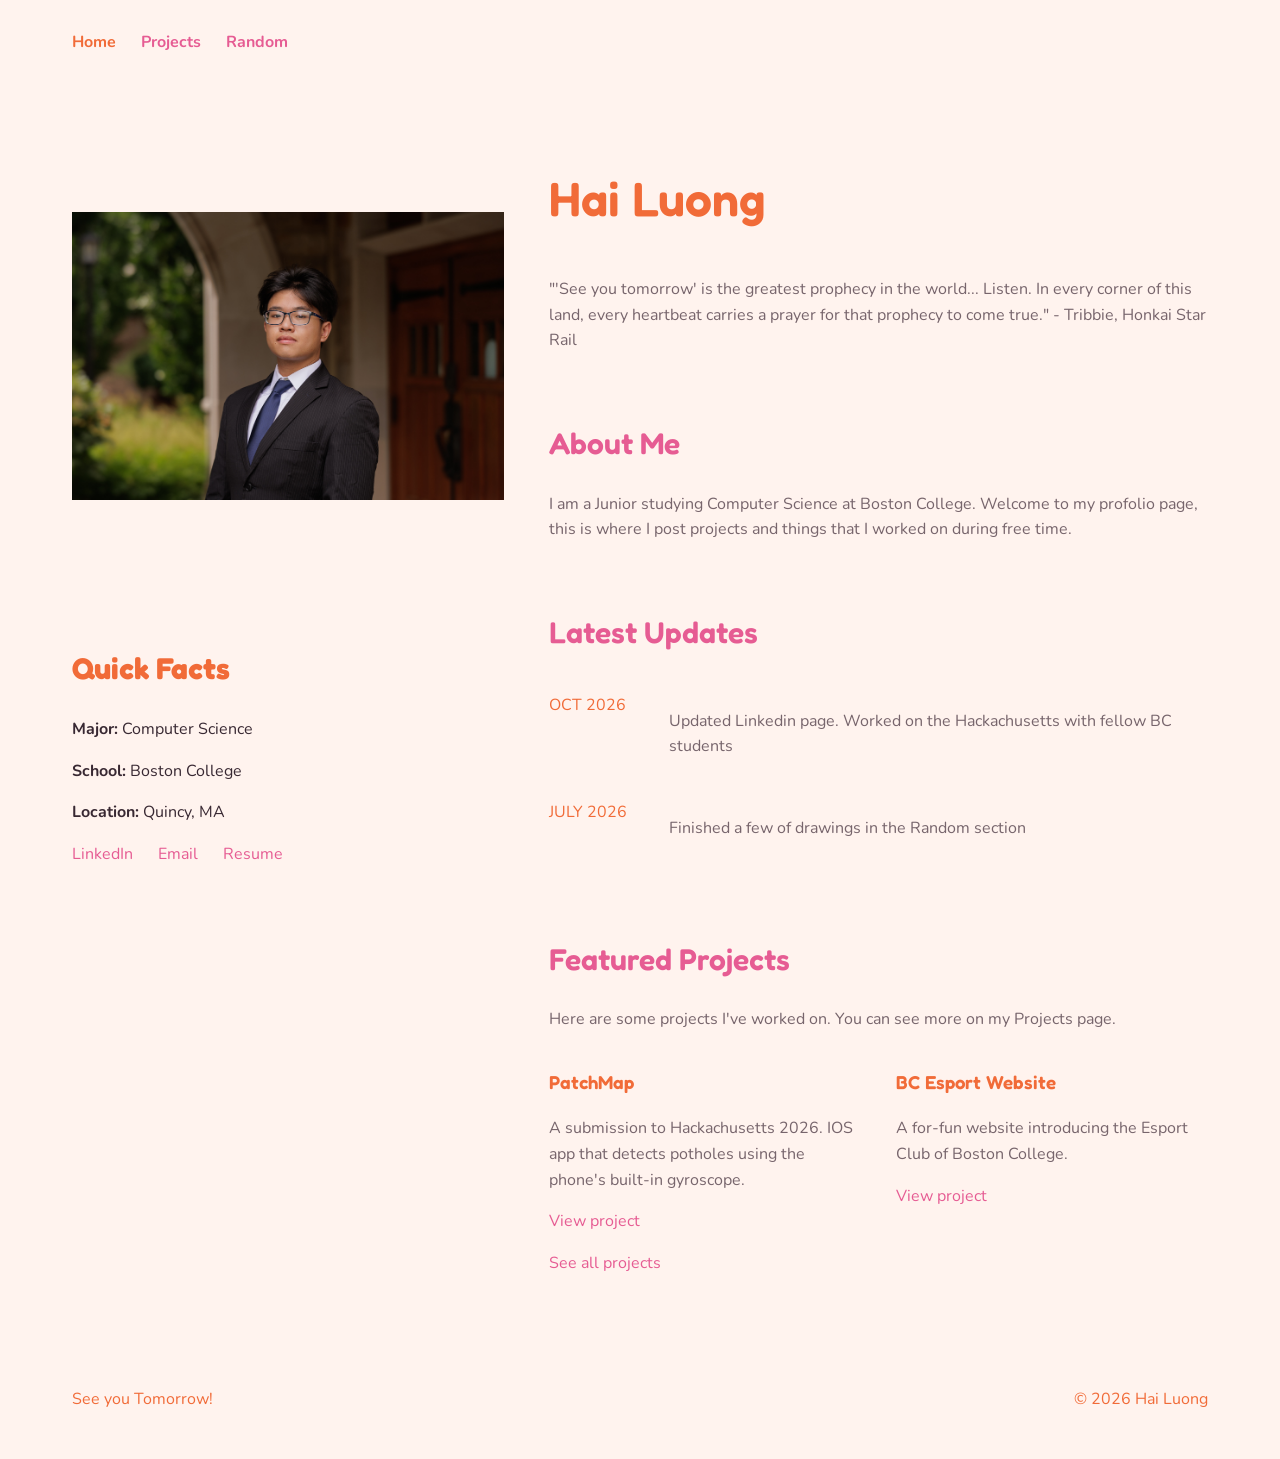
<file: index.html>
<!DOCTYPE html>
<html lang="en">
  <head>
    <meta charset="UTF-8" />
    <title>Home | My Portfolio</title>
    <link rel="stylesheet" href="styles.css" />
  </head>
  <body>
    <div class="site-wrapper">
      <header class="site-header">
        <nav class="site-nav">
          <a class="active" href="index.html">Home</a>
          <a href="projs.html">Projects</a>
          <a href="random.html">Random</a>
        </nav>
      </header>

      <main class="portfolio-layout">
        <aside class="profile-column">
          <img
            class="profile-photo"
            src="images/Hai 1 - 064A2232.jpg"
            alt="My profile picture"
          />

          <section class="sidebar-card">
            <h2 class="small-heading">Quick Facts</h2>
            <p><strong>Major:</strong> Computer Science</p>
            <p><strong>School:</strong> Boston College</p>
            <p><strong>Location:</strong> Quincy, MA</p>

            <div class="sidebar-links">
              <a href="https://www.linkedin.com/in/hai-luong-523bb7324/"
                >LinkedIn</a
              >
              <a href="mailto:bobotin312@gmail.com">Email</a>
              <a href="resume.pdf">Resume</a>
            </div>
          </section>
        </aside>
        <div class="content-column">
          <section class="intro-card">
            <h1>Hai Luong</h1>
            <p class="intro-description">
              "'See you tomorrow' is the greatest prophecy in the world...
              Listen. In every corner of this land, every heartbeat carries a
              prayer for that prophecy to come true." - Tribbie, Honkai Star
              Rail
            </p>
          </section>

          <section class="section-card">
            <h2>About Me</h2>
            <p>
              I am a Junior studying Computer Science at Boston College. Welcome
              to my profolio page, this is where I post projects and things that
              I worked on during free time.
            </p>
          </section>

          <section class="section-card">
            <h2>Latest Updates</h2>
            <div class="updates-list">
              <div class="update-item">
                <time datetime="2026-10">OCT 2026</time>
                <p>
                  Updated Linkedin page. Worked on the Hackachusetts with fellow
                  BC students
                </p>
              </div>

              <div class="update-item">
                <time datetime="2026-08">JULY 2026</time>
                <p>Finished a few of drawings in the Random section</p>
              </div>
            </div>
          </section>

          <section class="section-card">
            <h2>Featured Projects</h2>
            <p>
              Here are some projects I've worked on. You can see more on my
              Projects page.
            </p>
            <div class="project-grid">
              <article class="project-tile">
                <h3>PatchMap</h3>
                <p>
                  A submission to Hackachusetts 2026. IOS app that detects
                  potholes using the phone's built-in gyroscope.
                </p>
                <a href="projone.html">View project</a>
              </article>
              <article class="project-tile">
                <h3>BC Esport Website</h3>
                <p>
                  A for-fun website introducing the Esport Club of Boston
                  College.
                </p>
                <a href="projtwo.html">View project</a>
              </article>
            </div>
            <p><a href="projs.html">See all projects</a></p>
          </section>
        </div>
      </main>

      <footer class="site-footer">
        <p>See you Tomorrow!</p>
        <p>&copy; 2026 Hai Luong</p>
      </footer>
    </div>
  </body>
</html>
</file>
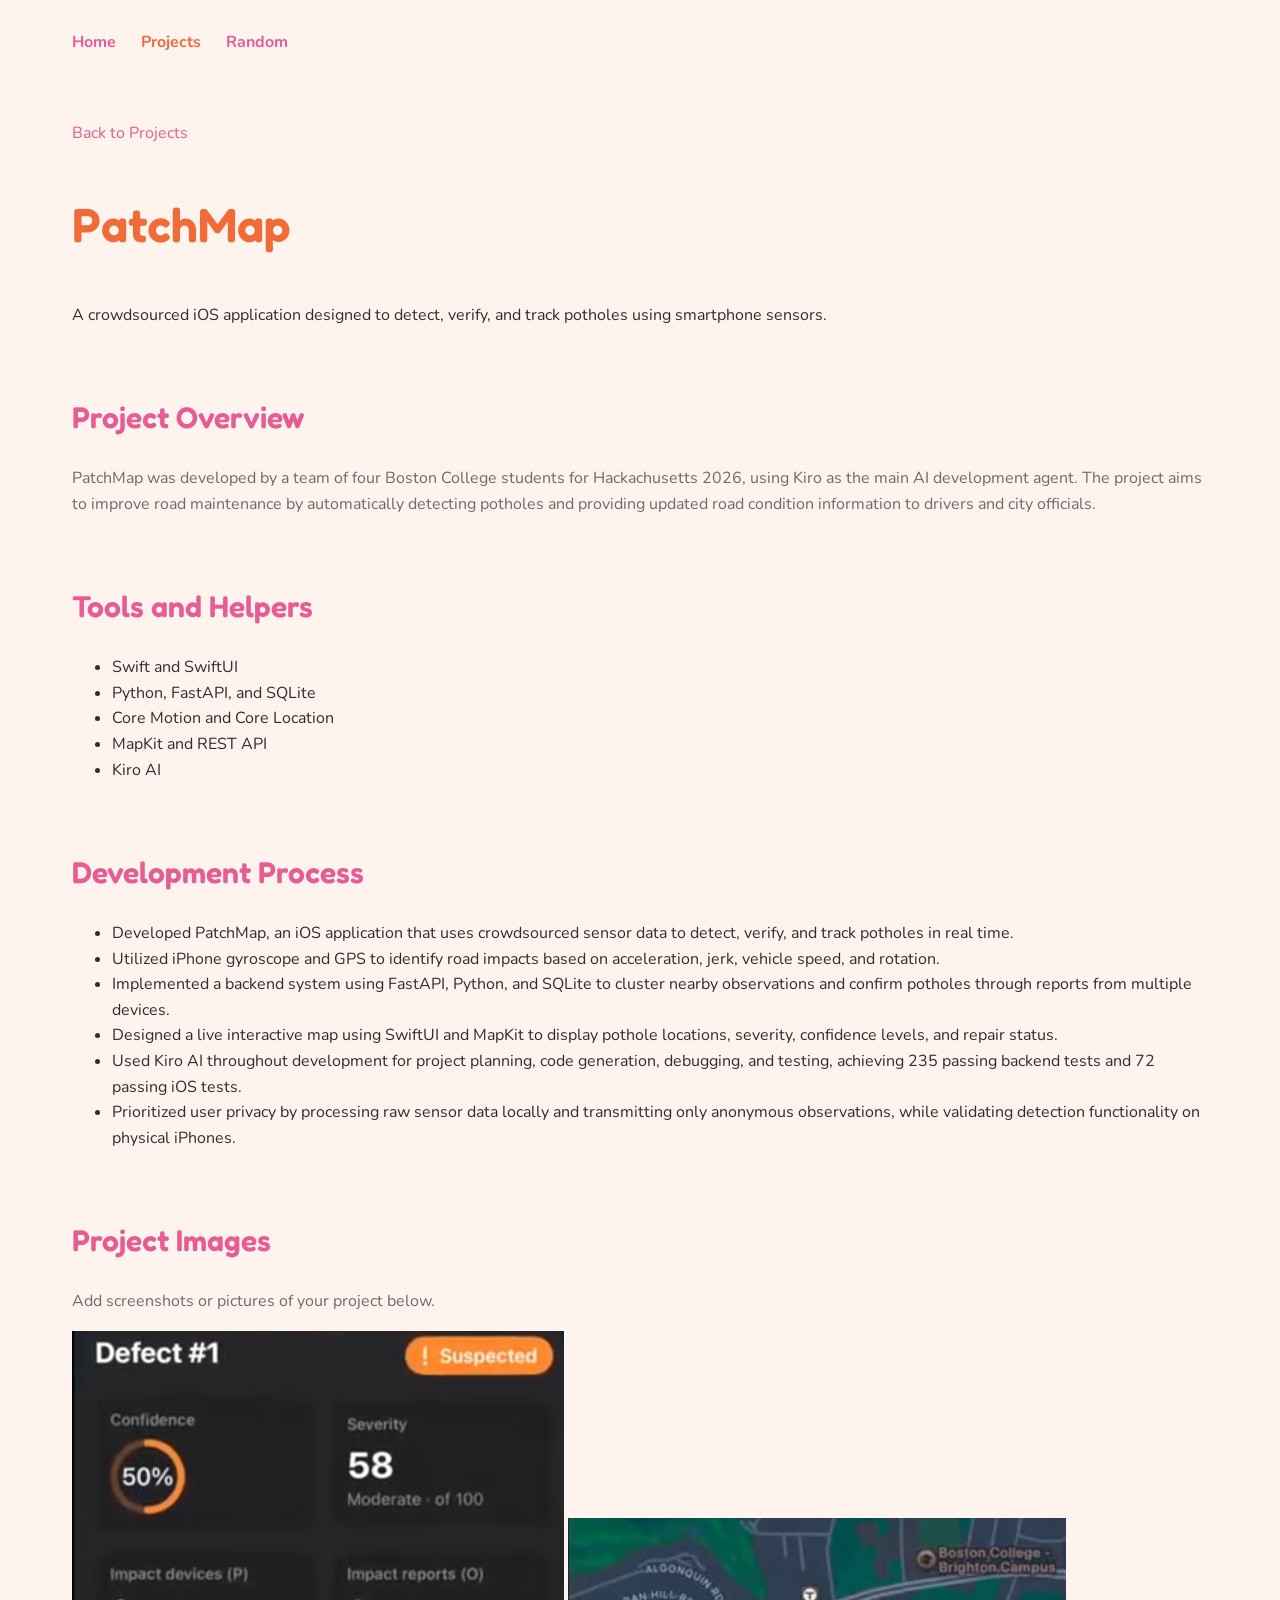
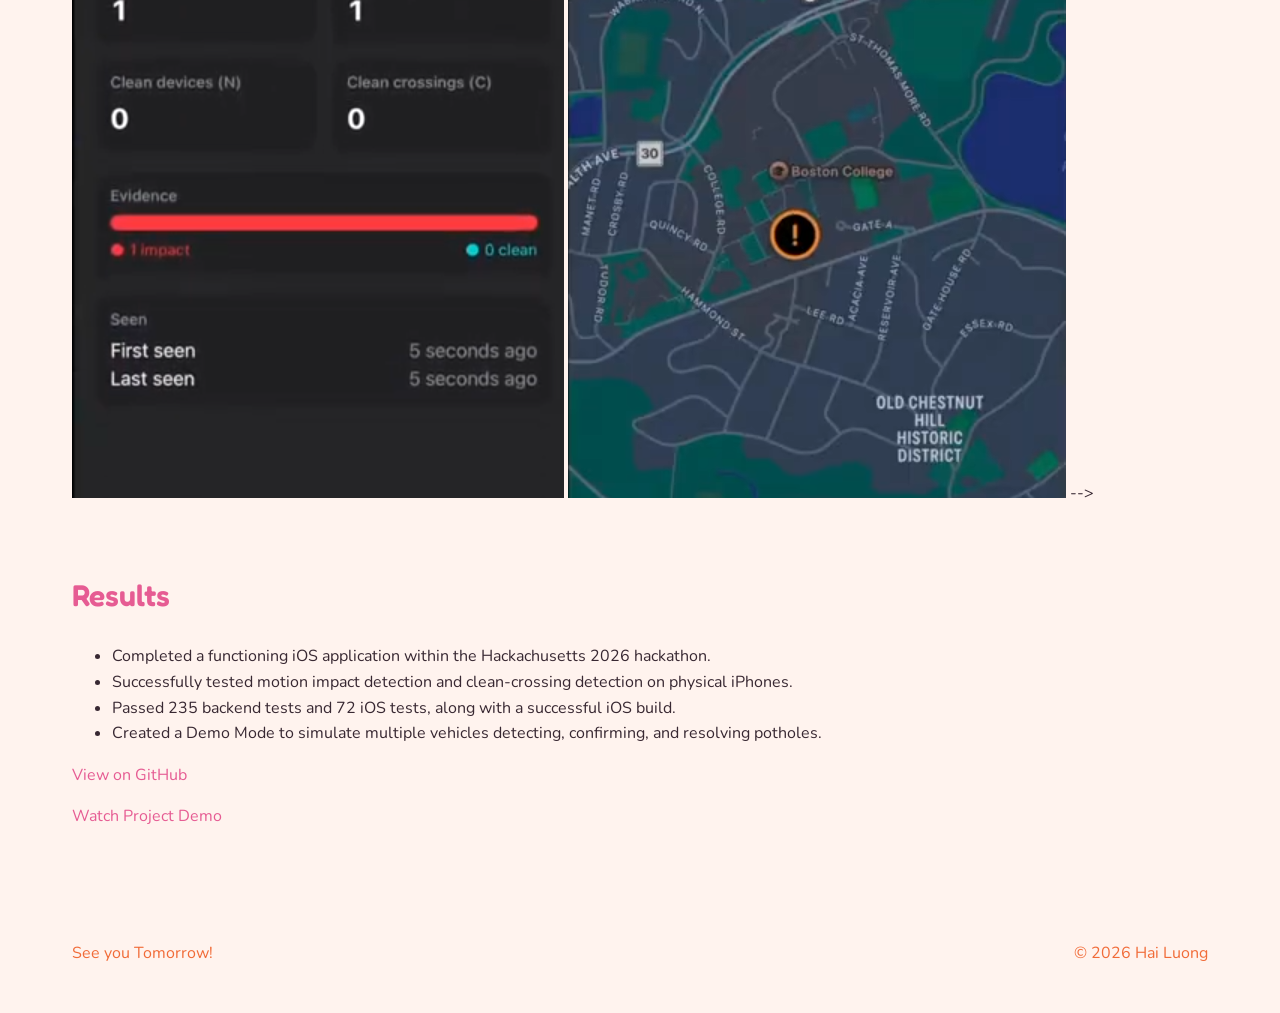
<file: projone.html>
<!DOCTYPE html>
<html lang="en">
  <head>
    <meta charset="UTF-8" />
    <title>Project One | My Portfolio</title>
    <link rel="stylesheet" href="styles.css" />
  </head>
  <body>
    <div class="site-wrapper">
      <header class="site-header">
        <nav class="site-nav">
          <a href="index.html">Home</a>
          <a class="active" href="projs.html">Projects</a>
          <a href="random.html">Random</a>
        </nav>
      </header>

      <main>
        <section class="page-intro">
          <a class="back-link" href="projs.html">Back to Projects</a>
          <h1>PatchMap</h1>
          <p>
            A crowdsourced iOS application designed to detect, verify, and track
            potholes using smartphone sensors.
          </p>
        </section>

        <section class="section-card">
          <h2>Project Overview</h2>
          <p>
            PatchMap was developed by a team of four Boston College students for
            Hackachusetts 2026, using Kiro as the main AI development agent. The
            project aims to improve road maintenance by automatically detecting
            potholes and providing updated road condition information to drivers
            and city officials.
          </p>
        </section>

        <section class="section-card">
          <h2>Tools and Helpers</h2>
          <ul>
            <li>Swift and SwiftUI</li>
            <li>Python, FastAPI, and SQLite</li>
            <li>Core Motion and Core Location</li>
            <li>MapKit and REST API</li>
            <li>Kiro AI</li>
          </ul>
        </section>

        <section class="section-card">
          <h2>Development Process</h2>
          <p>
            <ul>
              <li>
                Developed PatchMap, an iOS application that uses
                crowdsourced sensor data to detect, verify, and
                track potholes in real time.
              </li>
              <li>
                Utilized iPhone gyroscope and GPS to identify
                road impacts based on acceleration, jerk, vehicle
                speed, and rotation.
              </li>
              <li>
                Implemented a backend system using FastAPI, Python,
                and SQLite to cluster nearby observations and confirm
                potholes through reports from multiple  devices.
              </li>
              <li>
                Designed a live interactive map using SwiftUI and
                MapKit to display pothole locations, severity,
                confidence levels, and repair status.
              </li>
              <li>
                Used Kiro AI throughout development for project
                planning, code generation, debugging, and testing,
                achieving 235 passing backend tests and 72 passing
                iOS tests.
              </li>
              <li>
                Prioritized user privacy by processing raw sensor
                data locally and transmitting only anonymous
                observations, while validating detection
                functionality on physical iPhones.
              </li>
            </ul>
          </p>
        </section>

        <section class="section-card">
          <h2>Project Images</h2>
          <p>Add screenshots or pictures of your project below.</p>
        <img src="images/patchmap1.png" alt="Screenshot of project one"> 
        <img src="images/patchmap2.png" alt="Screenshot of project one"> -->

        </section>

        <section class="section-card">
          <h2>Results</h2>
          <p>
            <ul>
              <li>
                Completed a functioning iOS application within
                the Hackachusetts 2026 hackathon.
              </li>
              <li>
                Successfully tested motion impact detection and
                clean-crossing detection on physical iPhones.
              </li>
              <li>
                Passed 235 backend tests and 72 iOS tests,
                along with a successful iOS build.
              </li>
              <li>
                Created a Demo Mode to simulate multiple vehicles
                detecting, confirming, and resolving potholes.
              </li>
            </ul>
          </p>
          <p> <a href="https://github.com/yd5256/PatchMap"> View on GitHub </a>
          </p>
          <p> <a href="https://drive.google.com/file/d/18sYGhDnDn99KIPyC3R5xFGseSw_cnXMK/view?usp=sharing">
            Watch Project Demo
          </a>

          </p>

        </section>


      </main>

      <footer class="site-footer">
        <p>See you Tomorrow!</p>
        <p>&copy; 2026 Hai Luong</p>
      </footer>
    </div>
  </body>
</html>
</file>
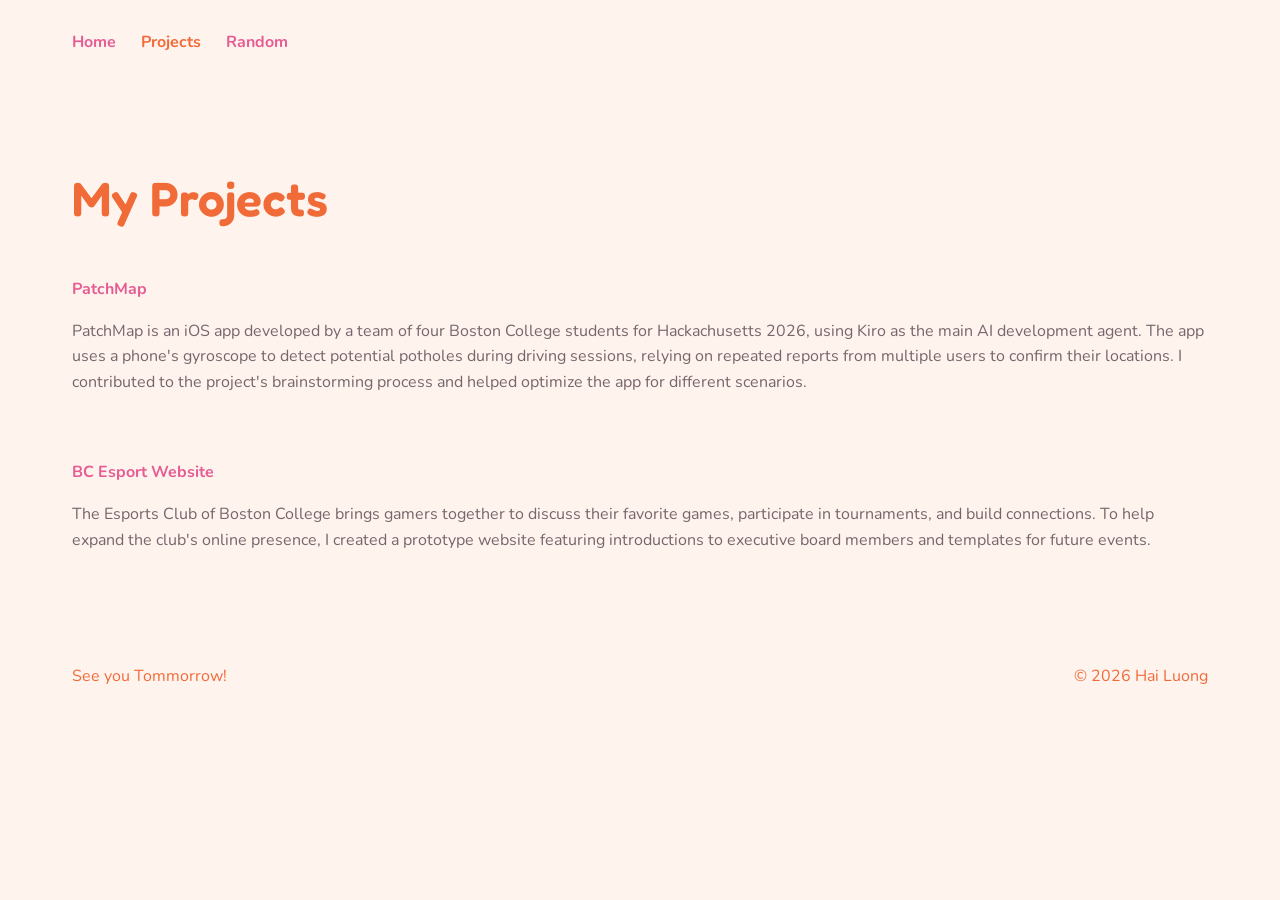
<file: projs.html>
<!DOCTYPE html>
<html lang="en">
  <head>
    <meta charset="UTF-8" />
    <meta name="viewport" content="width=device-width, initial-scale=1.0" />
    <title>Projects | My Portfolio</title>
    <link rel="stylesheet" href="styles.css" />
  </head>
  <body>
    <div class="site-wrapper">
      <header class="site-header">
        <nav class="site-nav">
          <a href="index.html">Home</a>
          <a class="active" href="projs.html">Projects</a>
          <a href="random.html">Random</a>
        </nav>
      </header>

      <main>
        <section class="page-intro">
          <h1>My Projects</h1>

          <div class="section-card">
            <p>
              <strong><a href="projone.html">PatchMap</a></strong>
            </p>
            <p>
              PatchMap is an iOS app developed by a team of four Boston College
              students for Hackachusetts 2026, using Kiro as the main AI
              development agent. The app uses a phone's gyroscope to detect
              potential potholes during driving sessions, relying on repeated
              reports from multiple users to confirm their locations. I
              contributed to the project's brainstorming process and helped
              optimize the app for different scenarios.
            </p>
          </div>

          <div class="section-card">
            <p>
              <strong><a href="projtwo.html">BC Esport Website</a></strong>
            </p>
            <p>
              The Esports Club of Boston College brings gamers together to
              discuss their favorite games, participate in tournaments, and
              build connections. To help expand the club's online presence, I
              created a prototype website featuring introductions to executive
              board members and templates for future events.
            </p>
          </div>
        </section>
      </main>

      <footer class="site-footer">
        <p>See you Tommorrow!</p>
        <p>&copy; 2026 Hai Luong</p>
      </footer>
    </div>
  </body>
</html>
</file>
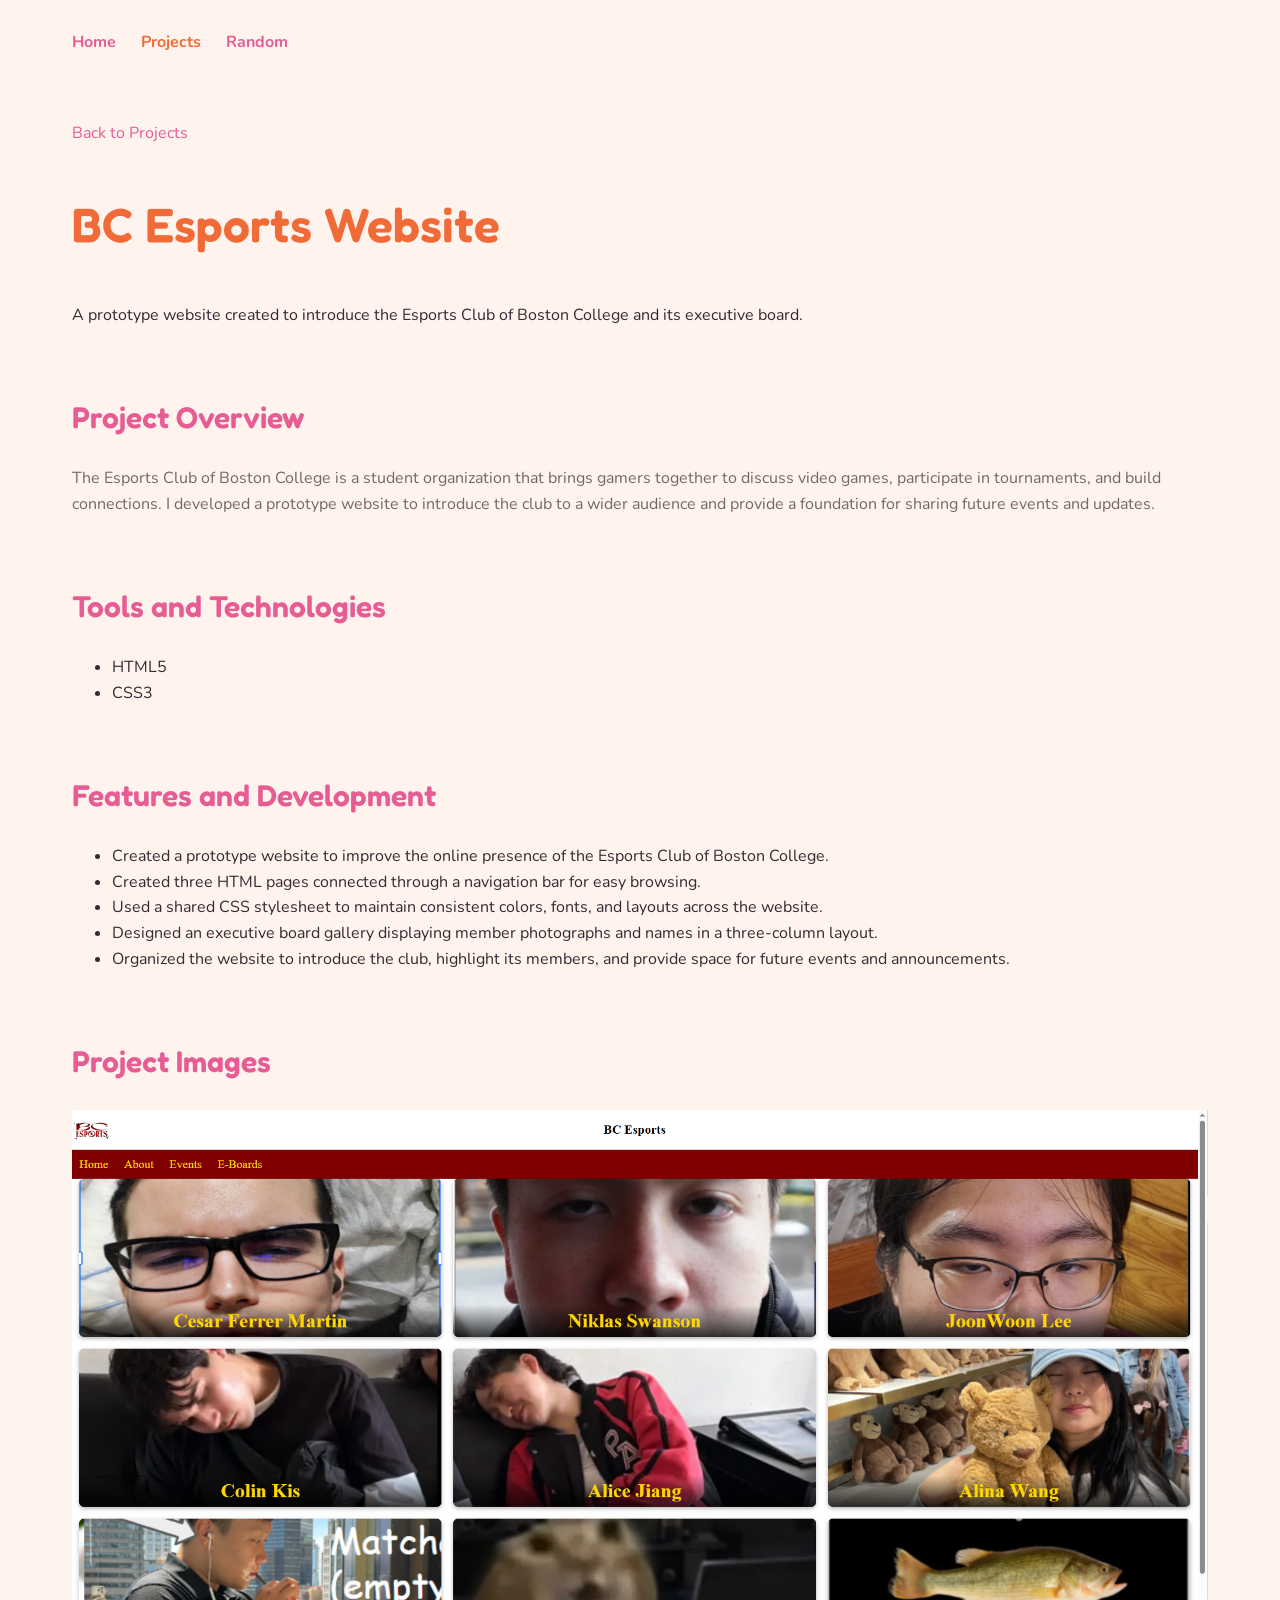
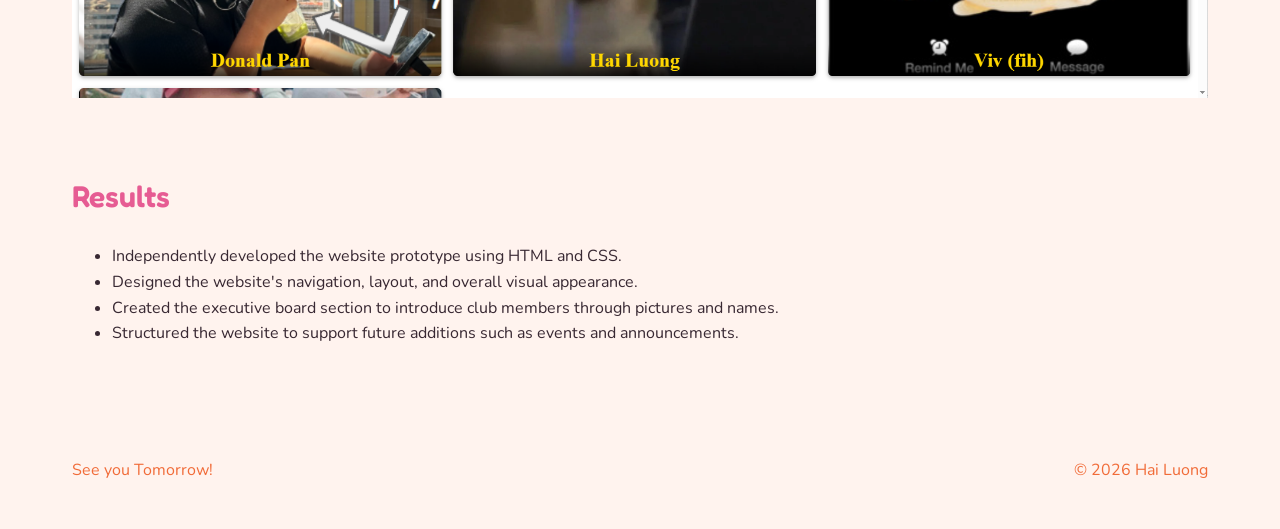
<file: projtwo.html>
<!DOCTYPE html>
<html lang="en">
  <head>
    <meta charset="UTF-8" />
    <meta name="viewport" content="width=device-width, initial-scale=1.0" />
    <title>Project Two | My Portfolio</title>
    <link rel="stylesheet" href="styles.css" />
  </head>
  <body>
    <div class="site-wrapper">
      <header class="site-header">
        <nav class="site-nav">
          <a href="index.html">Home</a>
          <a class="active" href="projs.html">Projects</a>
          <a href="random.html">Random</a>
        </nav>
      </header>

      <main>
        <section class="page-intro">
          <a class="back-link" href="projs.html">Back to Projects</a>
          <h1>BC Esports Website</h1>
          <p>
            A prototype website created to introduce the Esports Club of Boston
            College and its executive board.
          </p>
        </section>

        <section class="section-card">
          <h2>Project Overview</h2>
          <p>
            The Esports Club of Boston College is a student organization that
            brings gamers together to discuss video games, participate in
            tournaments, and build connections. I developed a prototype website
            to introduce the club to a wider audience and provide a foundation
            for sharing future events and updates.
          </p>
        </section>

        <section class="section-card">
          <h2>Tools and Technologies</h2>
          <ul>
            <li>HTML5</li>
            <li>CSS3</li>
          </ul>
        </section>

        <section class="section-card">
          <h2>Features and Development</h2>
          <ul>
            <li>
              Created a prototype website to improve the online presence of the
              Esports Club of Boston College.
            </li>
            <li>
              Created three HTML pages connected through a navigation bar for
              easy browsing.
            </li>
            <li>
              Used a shared CSS stylesheet to maintain consistent colors, fonts,
              and layouts across the website.
            </li>
            <li>
              Designed an executive board gallery displaying member photographs
              and names in a three-column layout.
            </li>
            <li>
              Organized the website to introduce the club, highlight its
              members, and provide space for future events and announcements.
            </li>
          </ul>
        </section>

        <section class="section-card">
          <h2>Project Images</h2>
          <img
            src="images/bcesportwebsite.png"
            alt="Screenshot of project two"
          />
        </section>

        <section class="section-card">
          <h2>Results</h2>
          <p>
            <ul>
              <li>
                Independently developed the website prototype
                using HTML and CSS.
              </li>
              <li>
                Designed the website's navigation, layout,
                and overall visual appearance.
              </li>
              <li>
                Created the executive board section to introduce
                club members through pictures and names.
              </li>
              <li>
                Structured the website to support future
                additions such as events and announcements.
              </li>
            </ul>
          </p>
        </section>
      </main>

      <footer class="site-footer">
        <p>See you Tomorrow!</p>
        <p>&copy; 2026 Hai Luong</p>
      </footer>
    </div>
  </body>
</html>
</file>
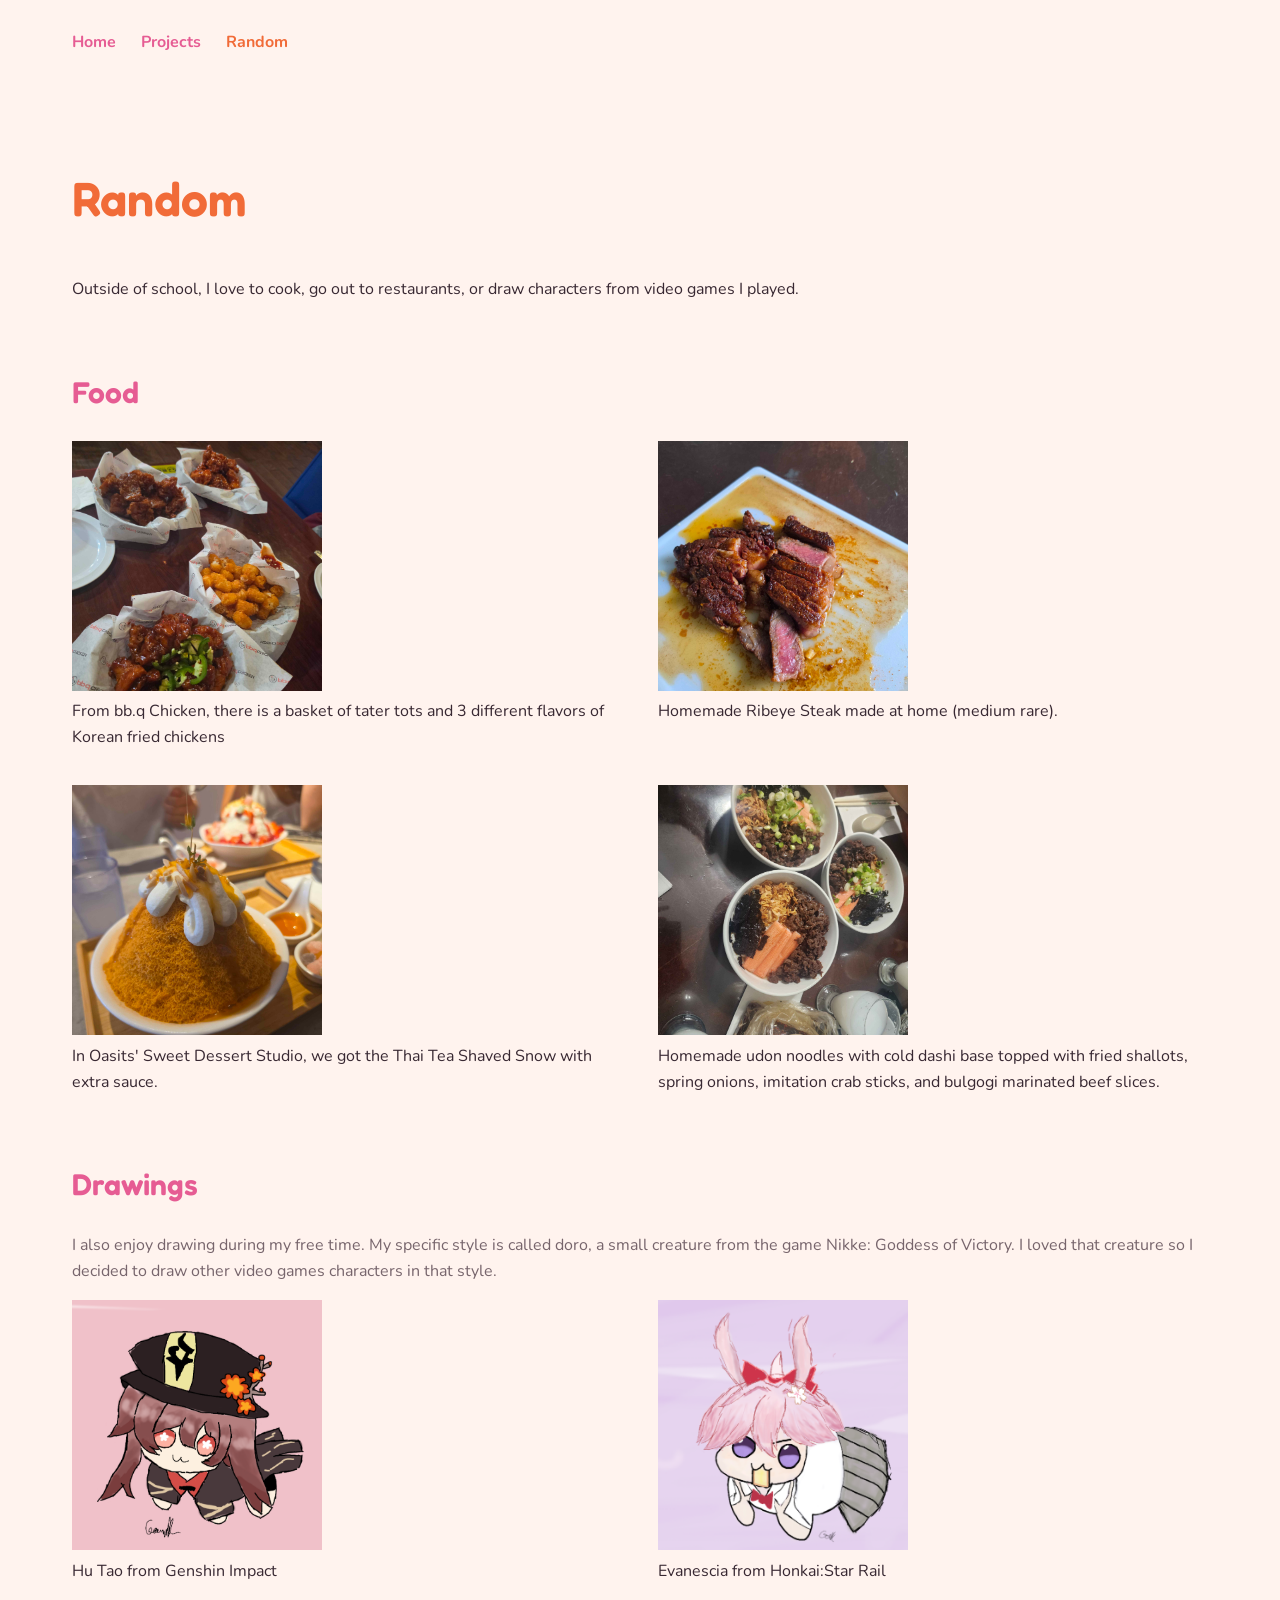
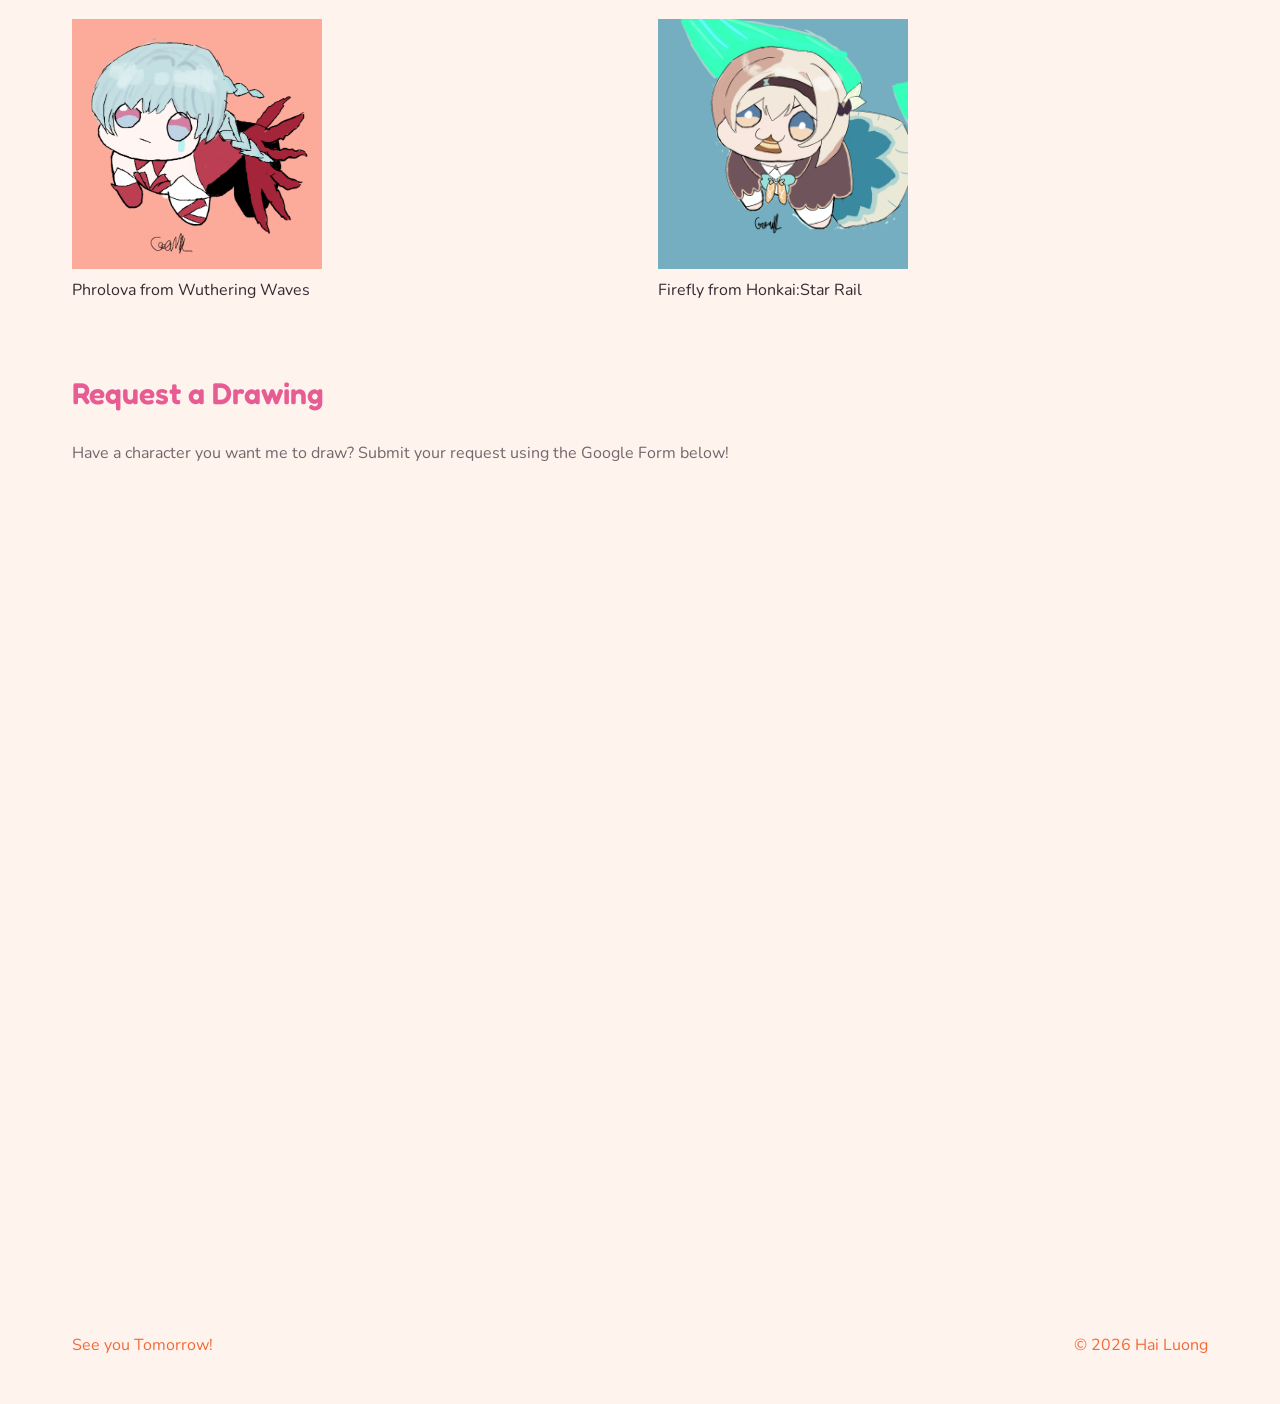
<file: random.html>
<!DOCTYPE html>
<html lang="en">
  <head>
    <meta charset="UTF-8" />
    <title>Random | My Portfolio</title>
    <link rel="stylesheet" href="styles.css" />
  </head>
  <body>
    <div class="site-wrapper">
      <header class="site-header">
        <nav class="site-nav">
          <a href="index.html">Home</a>
          <a href="projs.html">Projects</a>
          <a class="active" href="random.html">Random</a>
        </nav>
      </header>

      <main>
        <section class="page-intro">
          <h1>Random</h1>
          <p>
            Outside of school, I love to cook, go out to restaurants, or draw
            characters from video games I played.
          </p>
        </section>

        <section class="section-card">
          <h2>Food</h2>

          <div class="gallery-grid">
            <figure class="gallery-item">
              <img src="images/food1.jpg" alt="Food picture one" />
              <figcaption>
                From bb.q Chicken, there is a basket of tater tots and 3
                different flavors of Korean fried chickens
              </figcaption>
            </figure>

            <figure class="gallery-item">
              <img src="images/food2.jpg" alt="Food picture two" />
              <figcaption>
                Homemade Ribeye Steak made at home (medium rare).
              </figcaption>
            </figure>

            <figure class="gallery-item">
              <img src="images/food3.jpg" alt="Food picture three" />
              <figcaption>
                In Oasits' Sweet Dessert Studio, we got the Thai Tea Shaved Snow
                with extra sauce.
              </figcaption>
            </figure>

            <figure class="gallery-item">
              <img src="images/food4.jpg" alt="Food picture four" />
              <figcaption>
                Homemade udon noodles with cold dashi base topped with fried
                shallots, spring onions, imitation crab sticks, and bulgogi
                marinated beef slices.
              </figcaption>
            </figure>
          </div>
        </section>

        <section class="section-card">
          <h2>Drawings</h2>
          <p>
            I also enjoy drawing during my free time. My specific style is
            called doro, a small creature from the game Nikke: Goddess of
            Victory. I loved that creature so I decided to draw other video
            games characters in that style.
          </p>

          <div class="gallery-grid">
            <figure class="gallery-item">
              <img src="images/draw1.png" alt="Hu Tao" />
              <figcaption>Hu Tao from Genshin Impact</figcaption>
            </figure>

            <figure class="gallery-item">
              <img src="images/draw2.png" alt="Evanescia" />
              <figcaption>Evanescia from Honkai:Star Rail</figcaption>
            </figure>

            <figure class="gallery-item">
              <img src="images/draw3.png" alt="Phrolova" />
              <figcaption>Phrolova from Wuthering Waves</figcaption>
            </figure>

            <figure class="gallery-item">
              <img src="images/draw4.png" alt="Firefly" />
              <figcaption>Firefly from Honkai:Star Rail</figcaption>
            </figure>
          </div>
        </section>

        <section class="section-card request-card">
          <h2>Request a Drawing</h2>
          <p>
            Have a character you want me to draw? Submit your request using the
            Google Form below!
          </p>

          <div class="google-form-embed">
            <iframe
              src="https://docs.google.com/forms/d/e/1FAIpQLSdHnIYbRlMgtNl1uVTLz2gbjd35jEtU6vnoVhwpT6VdVYGXJw/viewform?usp=header"
              width="640"
              height="730"
              title="Character Drawing Request Form"
            >
            </iframe>
          </div>
        </section>
      </main>

      <footer class="site-footer">
        <p>See you Tomorrow!</p>
        <p>&copy; 2026 Hai Luong</p>
      </footer>
    </div>
  </body>
</html>
</file>
<file: styles.css>
@import url("https://fonts.googleapis.com/css2?family=Fredoka:wght@400;600;700&family=Nunito:wght@400;600;700&display=swap");

* {
  box-sizing: border-box;
}

body {
  margin: 0;
  background-color: #fff3ee;
  color: #382832;
  font-family: "Nunito", sans-serif;
  line-height: 1.6;
}

a {
  color: #e65c93;
  text-decoration: none;
}

a:hover,
.site-nav .active,
h1 span,
h2 span {
  color: #f16b38;
  text-decoration: none;
}

h1,
h2,
h3 {
  font-family: "Fredoka", sans-serif;
  font-weight: 600;
  color: #f16b38;
}

h1 {
  font-size: 48px;
  color: #f16b38;
}
h2 {
  font-size: 30px;
  color: #e65c93;
}
img {
  max-width: 100%;
}

.site-wrapper {
  max-width: 1200px;
  margin: auto;
  padding: 0 32px;
}

.site-header,
.site-nav,
.sidebar-links,
.button-row,
.site-footer,
.detail-visual {
  display: flex;
  flex-wrap: wrap;
  gap: 25px;
  color: #f16b38;
}

.site-header {
  padding: 30px 0 65px;
}
.site-nav a {
  font-family: "Nunito", sans-serif;
  font-weight: 700;
  font-weight: bold;
  text-decoration: none;
}

.portfolio-layout,
.detail-layout {
  display: grid;
  grid-template-columns: 38% 1fr;
  gap: 45px;
}

.profile-photo {
  width: 100%;
  height: 470px;
  object-fit: contain;
}

.sidebar-card,
.request-card {
  margin-top: 45px;
}
.intro-card,
.section-card,
.page-intro {
  margin-bottom: 65px;
}

.small-heading,
.section-kicker,
.eyebrow,
.detail-number,
.detail-facts strong {
  color: #f16b38;
  font-weight: bold;
}

.intro-tagline {
  font-size: 22px;
}

.intro-description,
.section-card p,
.detail-card p,
.project-tile p {
  color: #77656c;
}

.button {
  background: none;
  border: 0;
  padding: 0;
  text-decoration: underline;
}

.section-heading {
  display: flex;
  justify-content: space-between;
}

.update-item {
  display: grid;
  grid-template-columns: 100px 1fr;
  gap: 20px;
  padding: 12px 0;
}

.update-item time {
  color: #f16b38;
}

.project-grid,
.gallery-grid,
.detail-facts {
  display: grid;
  grid-template-columns: 1fr 1fr;
  gap: 35px;
}

.gallery-item {
  margin: 0;
}

.gallery-item img {
  width: 250px;
  height: 250px;
  object-fit: cover;
}

.detail-visual {
  flex-direction: column;
}
.request-dropdown summary {
  cursor: pointer;
}

.request-summary-title {
  font-size: 26px;
  font-weight: bold;
}

.request-content {
  padding-top: 24px;
}

.google-form-embed iframe {
  width: 100%;
  height: 730px;
  border: 0;
}

.site-footer {
  justify-content: space-between;
  padding: 30px 0;
}

.site-logo,
.header-label,
.logo-sparkle,
.eyebrow-dot,
.heading-icon,
.fact-icon,
.project-thumbnail,
.detail-symbol,
.form-placeholder-icon,
.request-arrow,
.gallery-item figcaption span,
.photo-caption span {
  display: none;
}

@media (max-width: 768px) {
  .portfolio-layout,
  .detail-layout,
  .project-grid,
  .gallery-grid,
  .detail-facts {
    grid-template-columns: 1fr;
  }

  .site-wrapper {
    padding: 0 20px;
  }
  .profile-photo {
    height: 360px;
  }
  .site-header {
    padding-bottom: 40px;
  }
}
</file>
